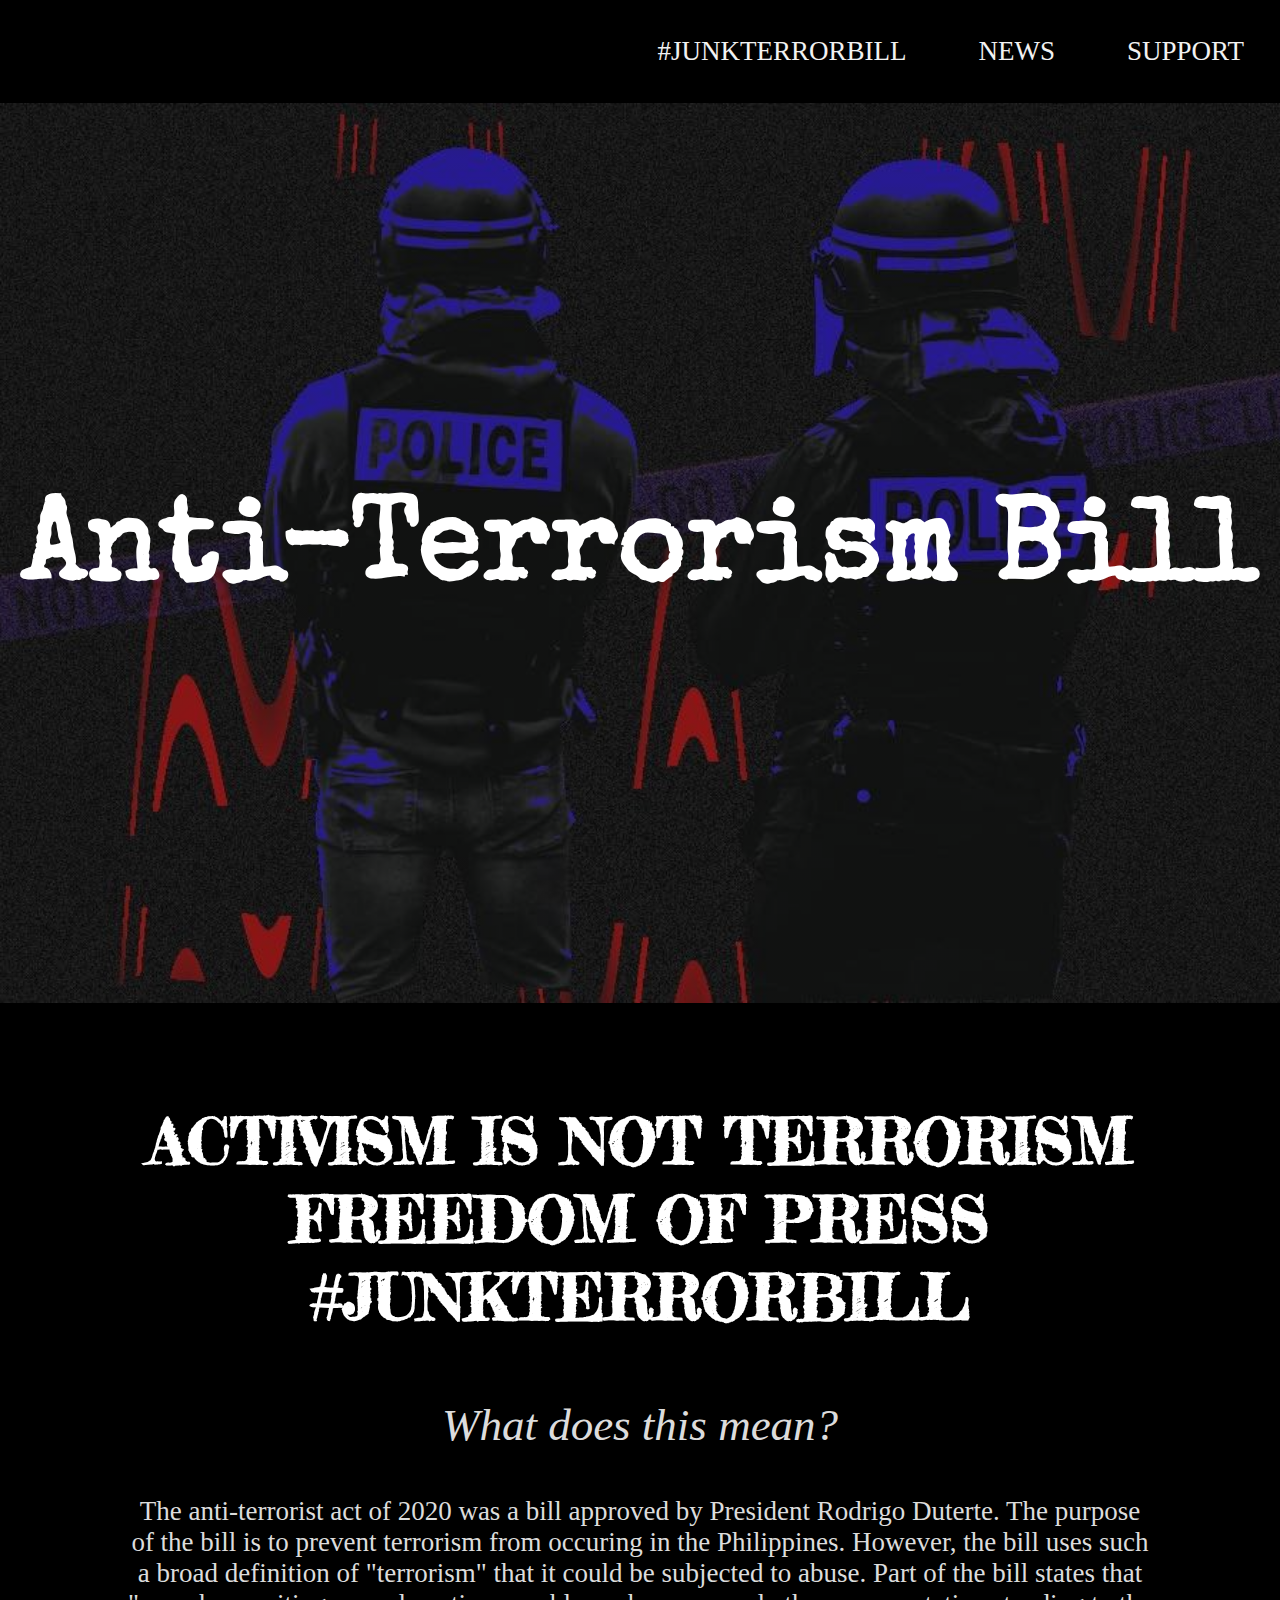
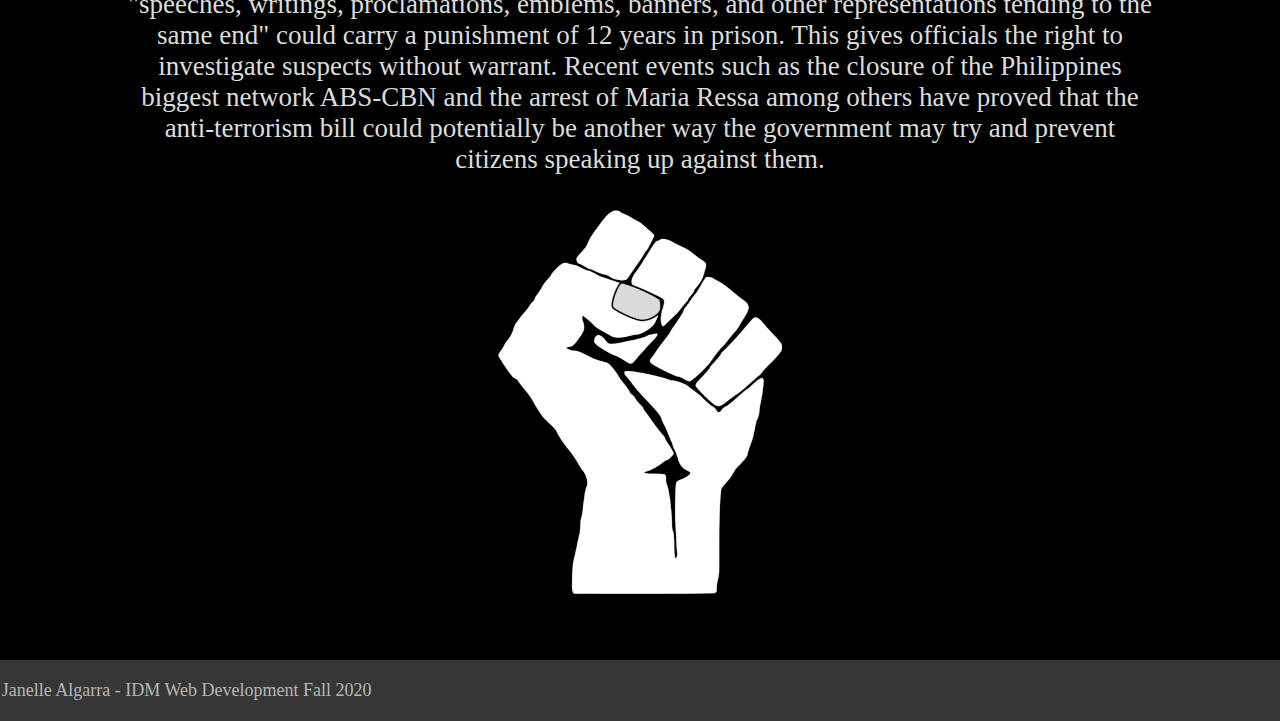
<file: index.html>
<!DOCTYPE html>
<html lang="en" dir="ltr">
  <head>
    <meta charset="utf-8">
    <link href="https://fonts.googleapis.com/css2?family=Special+Elite&display=swap" rel="stylesheet">
    <link href="https://fonts.googleapis.com/css2?family=Fredericka+the+Great&display=swap" rel="stylesheet">
    <title></title>
    <link rel="stylesheet" href="style.css">
  </head>
  <body>
    <div class = "mainContainer">


      <div class = "navMenu">
        <a href="thirdpage.html"> SUPPORT </a>
        <a href="secondpage.html"> NEWS </a>
        <a href="index.html"> #JUNKTERRORBILL </a>
      </div>



      <div class ="mainContent">

        <div class ="header-image">
            <h1>Anti-Terrorism Bill</h1>
            <!--<h2>An act that silenced the people</h2>-->
        </div>

        <div class = "bodyContent">
          <br></br>
          <h3 class ="sectionHeader">ACTIVISM IS NOT TERRORISM
          <br>FREEDOM OF PRESS
          <br>#JUNKTERRORBILL
          </h3>

          <p class ="subHead"><i>What does this mean?</i></p>
          <p class ="about">The anti-terrorist act of 2020 was a bill approved by President Rodrigo Duterte. The purpose of the
            bill is to prevent terrorism from occuring in the Philippines. However, the bill uses such a broad
            definition of "terrorism" that it could be subjected to abuse. Part of the bill states that "speeches, writings,
            proclamations, emblems, banners, and other representations tending to the same end" could carry a punishment of
            12 years in prison. This gives officials the right to investigate suspects without warrant. Recent events such as
            the closure of the Philippines biggest network ABS-CBN and the arrest of Maria Ressa among others have proved that
            the anti-terrorism bill could potentially be another way the government may try and prevent citizens speaking up
            against them.
          </p>

          <img src ="images/fist.png" alt "fist" width="300px" height="400px">
          <br> </br>
          <br> </br>

        </div>

      </div>

      <div class="footer">
        <p>Janelle Algarra - IDM Web Development Fall 2020</p>
      </div>

    </div>
  </body>
</html>
</file>
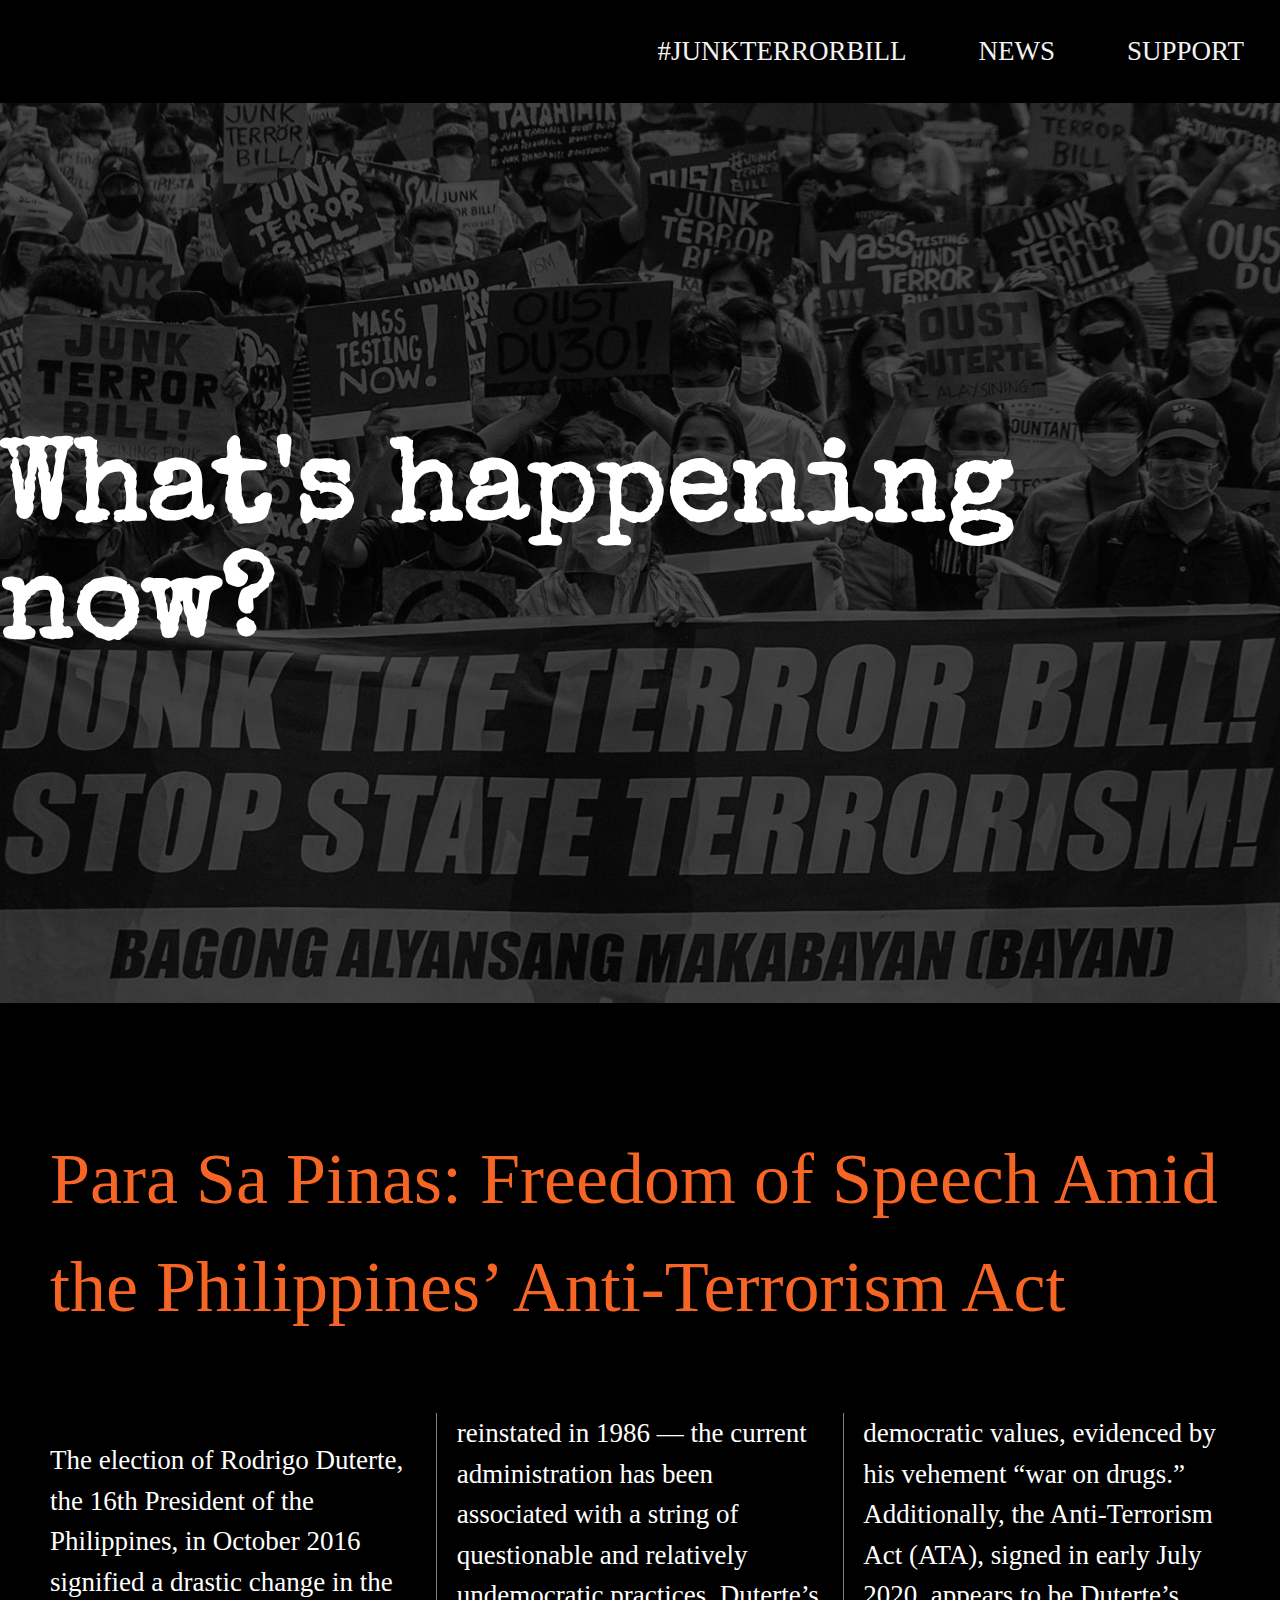
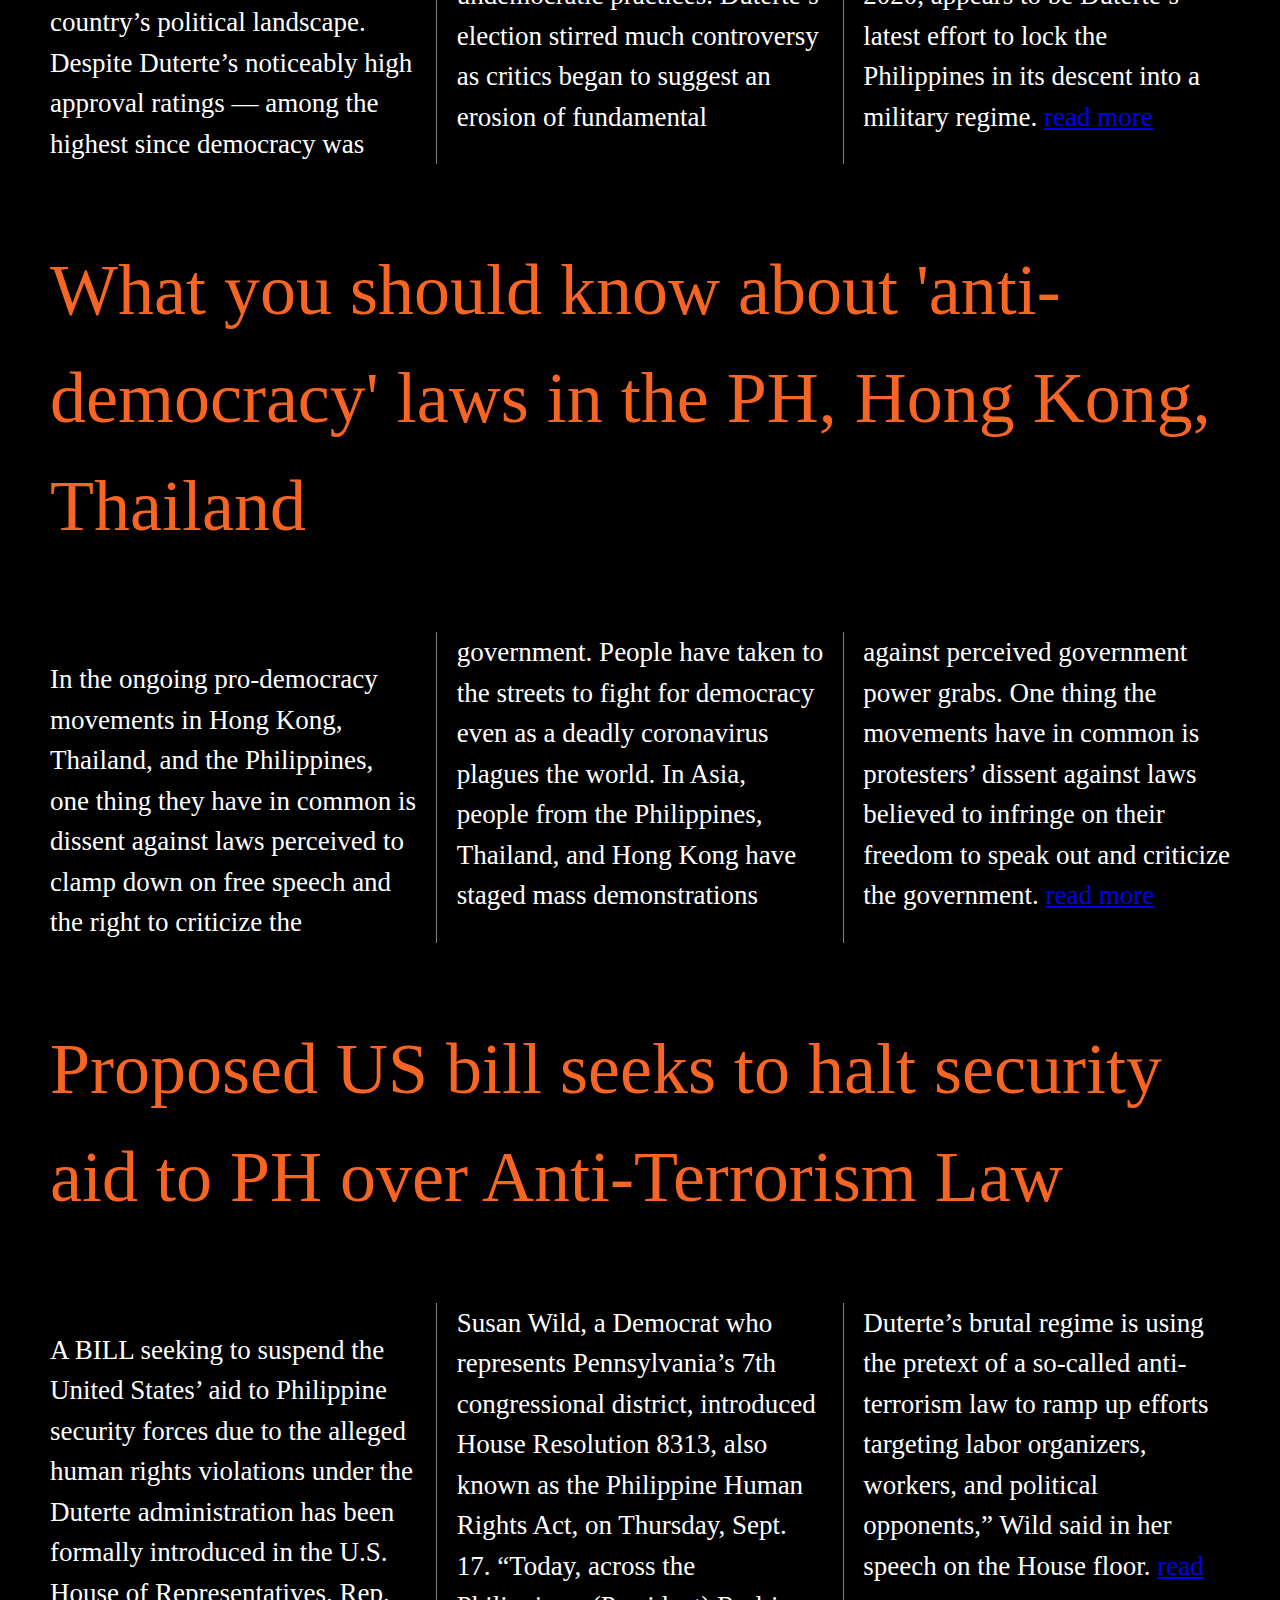
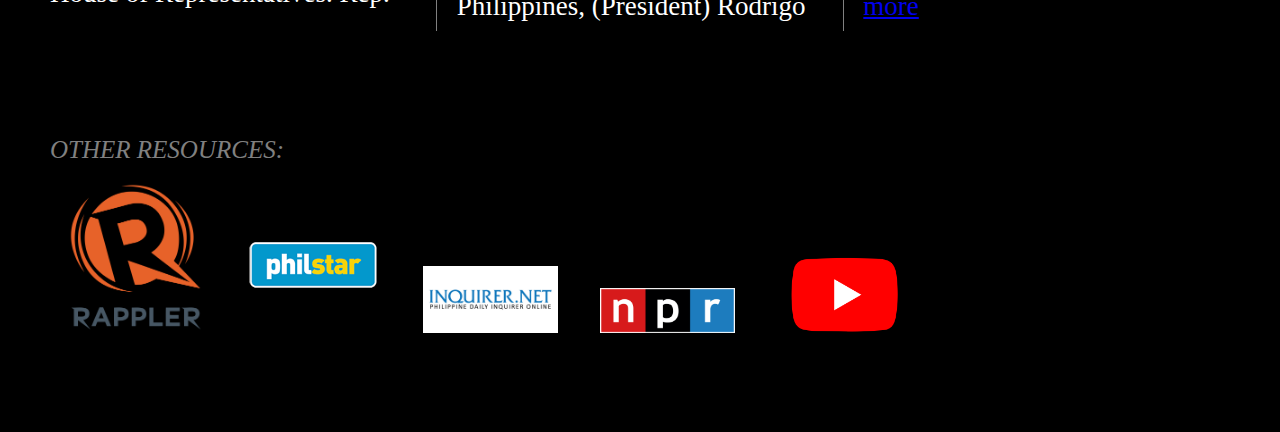
<file: secondpage.html>
<!DOCTYPE html>
<html lang="en" dir="ltr">
  <head>
    <meta charset="utf-8">
    <link href="https://fonts.googleapis.com/css2?family=Special+Elite&display=swap" rel="stylesheet">
    <title></title>
    <link rel="stylesheet" href="style.css">
  </head>
  <body>

    <div class = "navMenu">
      <a href="thirdpage.html"> SUPPORT </a>
      <a href="secondpage.html"> NEWS </a>
      <a href="index.html"> #JUNKTERRORBILL </a>
    </div>

    <div class ="hero-two">
        <h1>What's happening now?</h1>
    </div>

    <div class = "newsUpdates">
      <p class ="newsOne">Para Sa Pinas: Freedom of Speech Amid the Philippines’ Anti-Terrorism Act</p>
    <p>The election of Rodrigo Duterte, the 16th President of the Philippines, in October 2016 signified a drastic change in the country’s political landscape. Despite Duterte’s noticeably high approval ratings — among the highest since democracy was reinstated in 1986 — the current administration has been associated with a string of questionable and relatively undemocratic practices. Duterte’s election stirred much controversy as critics began to suggest an erosion of fundamental democratic values, evidenced by his vehement “war on drugs.” Additionally, the Anti-Terrorism Act (ATA), signed in early July 2020, appears to be Duterte’s latest effort to lock the Philippines in its descent into a military regime. <a href="https://www.mironline.ca/para-sa-pinas-freedom-of-speech-amid-the-philippines-anti-terrorism-act/">read more </a></p>

      <p class ="newsTwo">What you should know about 'anti-democracy' laws in the PH, Hong Kong, Thailand</p>
      <p>In the ongoing pro-democracy movements in Hong Kong, Thailand, and the Philippines, one thing they have in common is dissent against laws perceived to clamp down on free speech and the right to criticize the government. People have taken to the streets to fight for democracy even as a deadly coronavirus plagues the world. In Asia, people from the Philippines, Thailand, and Hong Kong have staged mass demonstrations against perceived government power grabs. One thing the movements have in common is protesters’ dissent against laws believed to infringe on their freedom to speak out and criticize the government.
      <a href="https://www.rappler.com/newsbreak/iq/things-to-know-anti-democracy-law-philippines-hong-kong-thailand">read more </a></p>

      <p class ="newsThree">Proposed US bill seeks to halt security aid to PH over Anti-Terrorism Law</p>
      <p>A BILL seeking to suspend the United States’ aid to Philippine security forces due to the alleged human rights violations under the Duterte administration has been formally introduced in the U.S. House of Representatives.
      Rep. Susan Wild, a Democrat who represents Pennsylvania’s 7th congressional district, introduced House Resolution 8313, also known as the Philippine Human Rights Act, on Thursday, Sept. 17.
      “Today, across the Philippines, (President) Rodrigo Duterte’s brutal regime is using the pretext of a so-called anti-terrorism law to ramp up efforts targeting labor organizers, workers, and political opponents,” Wild said in her speech on the House floor.
      <a href ="https://www.asianjournal.com/usa/dateline-usa/proposed-us-bill-seeks-to-halt-security-aid-to-ph-over-anti-terrorism-law/">read more </a></p>


    </div>


    <div class = "linkHead">
      <p class ="extra"><i>OTHER RESOURCES: </i>
        <br>
        <a href="https://www.rappler.com/nation/ibp-34th-petition-anti-terror-law">
        <img class="rappler" src="images/rappler.png" alt="rappler"></a>

        <a href="https://www.philstar.com/happens/871">
        <img class="philstar" src="images/philstar.png" alt="philstar"></a>

        <a href="https://newsinfo.inquirer.net/1301426/breaking-duterte-signs-anti-terror-bill-into-law">
        <img class="inquirer" src="images/inquirer.jpg" alt="inquirer"></a>

        <a href="https://www.npr.org/2020/07/21/893019057/why-rights-groups-worry-about-the-philippines-new-anti-terrorism-law">
        <img class="npr" src="images/npr.png" alt="npr"></a>

        <a href="https://www.youtube.com/watch?v=45ABqrHN4qs">
        <img class="yt" src="images/yt.png" alt="yt"></a>
    </p>



  </body>
</html>
</file>
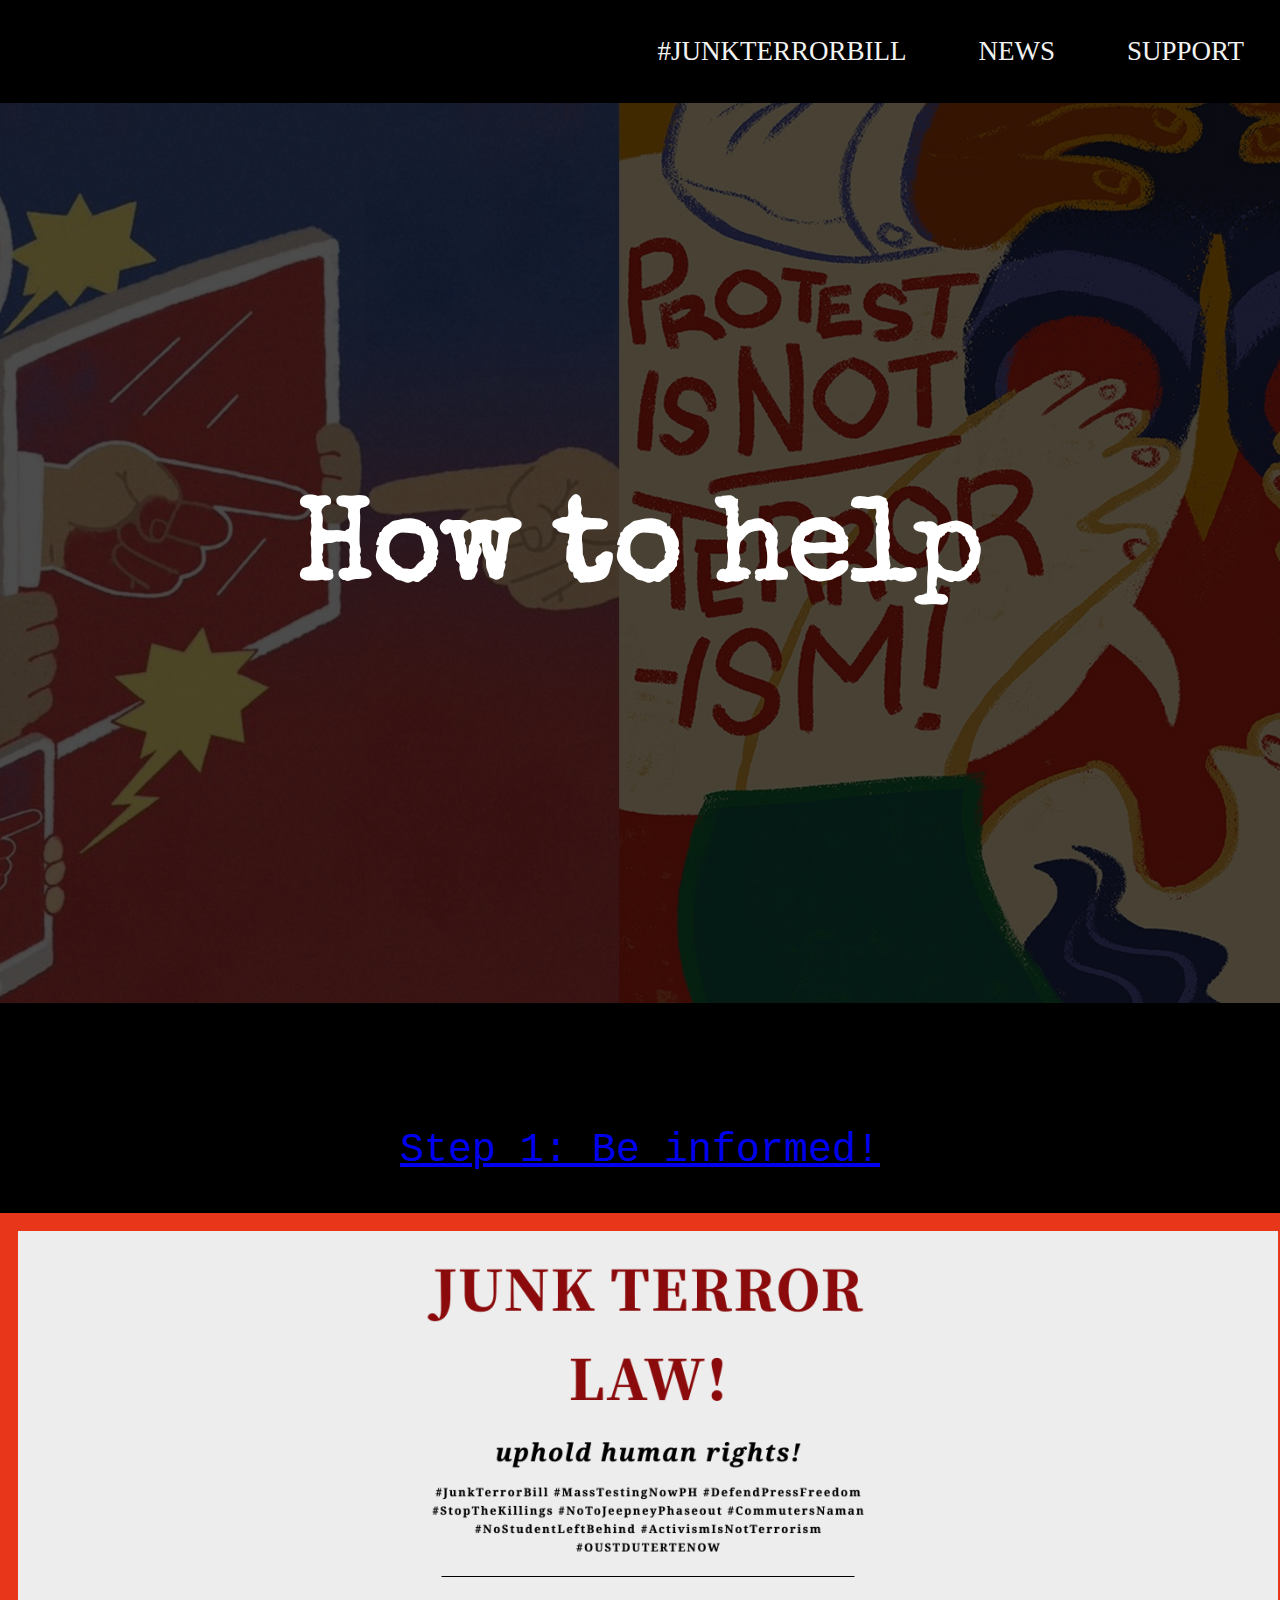
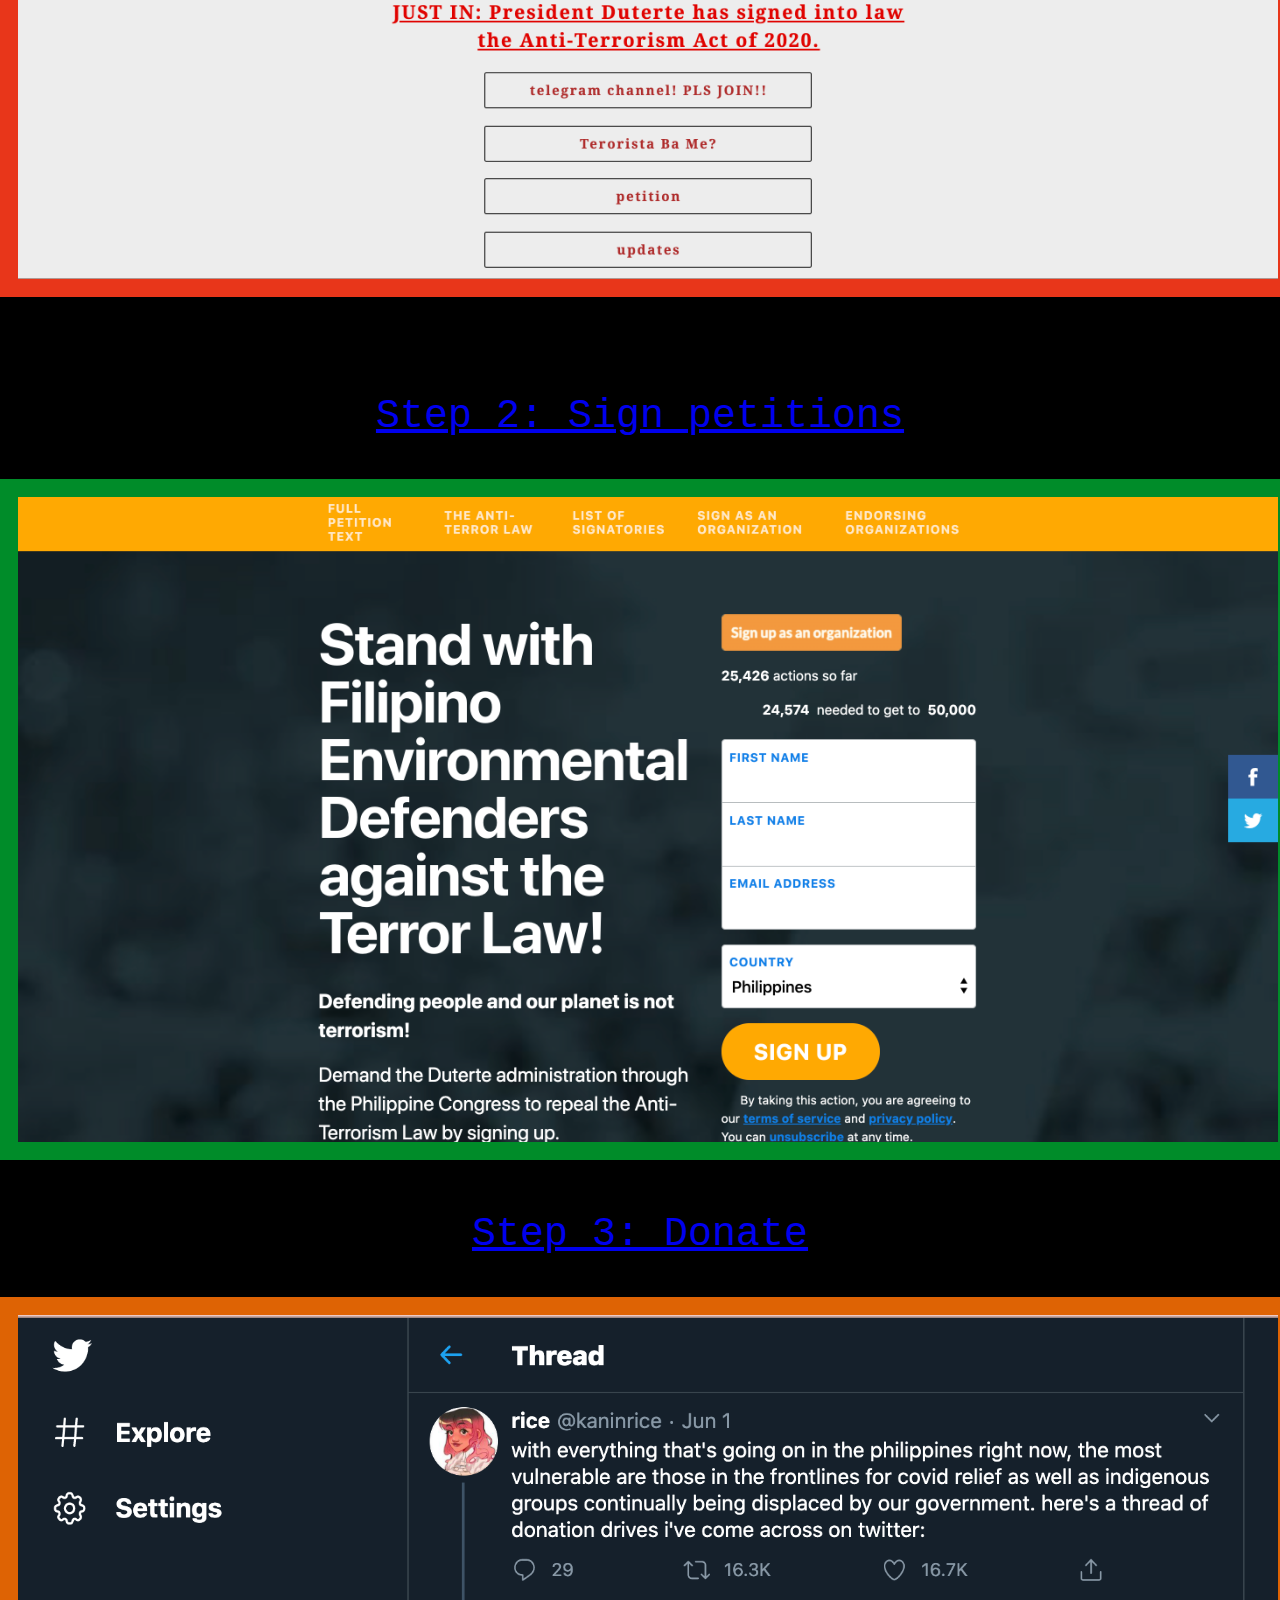
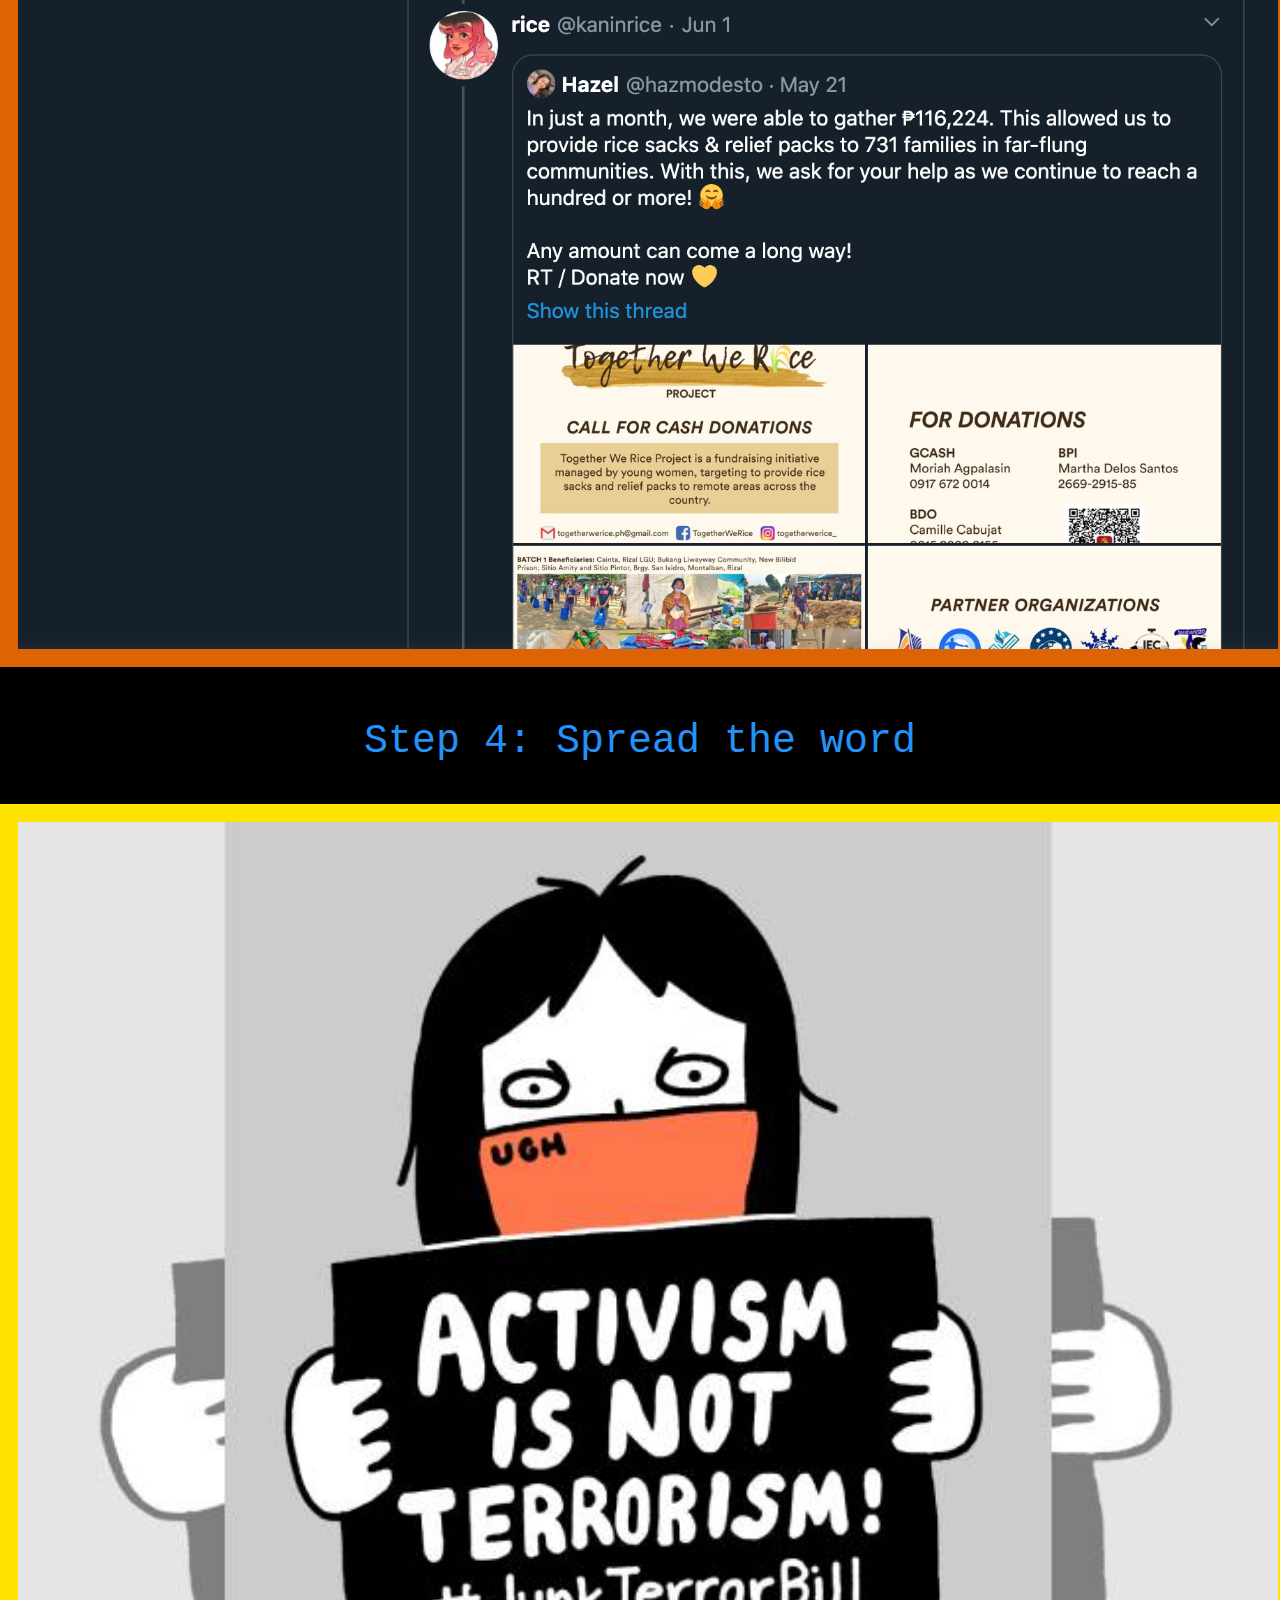
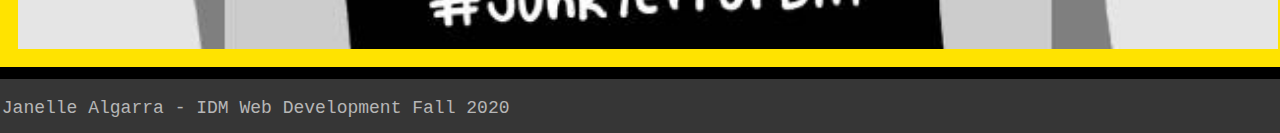
<file: thirdpage.html>
<!DOCTYPE html>
<html lang="en" dir="ltr">
  <head>
    <meta charset="utf-8">
    <link href="https://fonts.googleapis.com/css2?family=Special+Elite&display=swap" rel="stylesheet">
    <title></title>
    <link rel="stylesheet" href="style.css">
  </head>
  <body>
    <div class = "navMenu">
      <a href="thirdpage.html"> SUPPORT </a>
      <a href="secondpage.html"> NEWS </a>
      <a href="index.html"> #JUNKTERRORBILL </a>
    </div>


    <div class ="hero-three">
        <h1>How to help</h1>
    </div>

    <div class = "mainSupport">
      <br>
      <p><a href ="https://junkterrorbill.carrd.co/">Step 1: Be informed!</a></p>
      <img class ="second" src ="images/second.png" alt ="second"><img>

      <p><a href="https://world.350.org/asia/junkterrorlaw/">Step 2: Sign petitions</a></p>
      <img class ="first" src ="images/first.png" alt ="first"></img>

      <p><a href="https://twitter.com/kaninrice/status/1267219775148773377?s=20">Step 3: Donate</a> </p>
      <img class ="third" src ="images/three.png" alt ="third"></img>

      <p>Step 4: Spread the word</p>
      <img class ="fourth" src ="images/four.jpg" alt ="fourth"></img>

      <div class="footer">
        <p>Janelle Algarra - IDM Web Development Fall 2020</p>
      </div>

    </div>


  </body>
</html>
</file>
<file: style.css>
body, html {
  margin: 0px;
  background-color: #000000;
  padding: 0px;
}

/*FOR NAVIGATION*/
.navMenu {
  overflow: hidden;
  background-color: #000000;
  top: 0;
  width: 100%;
}

.navMenu a{

  float: right;
  /*display: block;*/
  display: flex;
  color: #f2f2f2;
  text-align: center;
  padding: 4vmin;
  /*padding: 28px 30px;*/
  text-decoration: none;
  font-size: 3vmin;
}

.navMenu a:hover {
  background: #ddd;
  color: black;
}

/* HERO IMAGES*/
.header-image {
  display: flex;
  background-image: linear-gradient(rgba(0, 0, 0, 0.4), rgba(0, 0, 0, 0.4)), url("images/police.jpg");
  height: 100vh;
  background-position: center center;
  background-repeat: no-repeat;
  background-size: cover;
  justify-content: center;
  align-items: center;
  color: white;
}

.hero-two {
  display: flex;
  background-image: linear-gradient(rgba(0, 0, 0, 0.6), rgba(0, 0, 0, 0.6)), url("images/head.jpg");
  height: 100vh;
  background-position: center center;
  background-repeat: no-repeat;
  background-size: cover;
  justify-content: center;
  align-items: center;
  color: white;
}

.hero-three {
  display: flex;
  background-image: linear-gradient(rgba(0, 0, 0, 0.7), rgba(0, 0, 0, 0.7)), url("images/junk.jpg");
  height: 100vh;
  background-position: center center;
  background-repeat: no-repeat;
  background-size: cover;
  justify-content: center;
  align-items: center;
  color: white;
}

/*PAGE ONE*/
h1 {
  font-family: 'Special Elite', cursive;
  font-size: 13vmin;
}


.bodyContent {
  text-align: center;
  color: white;
  padding: 0px 10vw 0px 10vw;

}

.sectionHeader {
  font-family: 'Fredericka the Great', cursive;
  font-size: 7vmin;
}

.subHead {
  font-family: serif;
  font-size: 5vmin;
  color:#DCDCDC;
}

.about {
  font-family: serif;
  font-size: 3vmin;
  color: #DCDCDC;
}

.footer {
  display: flex;
  justify-content: flex-start;
  background-color: #363636;
  padding: 0.2vmin;
  color: #B6B6B6;
  font-size: 2vmin;

}

/*PAGE TWO*/
.newsUpdates {
  color: white;
  margin: 50px;
  font-size: 3vmin;
  column-count: 3;
  column-gap: 40px;
  column-rule: 1px solid grey;
}

.newsUpdates > p {
  width: 100%;
  line-height: 1.5em;
}

.newsOne, .newsTwo, .newsThree, .newsFour {
  font-size: 8vmin;
  column-span: all;
  color: #F76525;
}

.linkHead {
  display: flex;
  color:grey;
  font-size: 25px;
  margin:50px;
  margin-top: 80px;
  flex-wrap: wrap;
  justify-content: space-between;

}

.rappler, .philstar, .inquirer, .yt, .npr {
  width: 15vmin;
  margin: 2vmin;
}

/*PAGE THREE*/

.mainSupport {
  color: #2592F7;
  font-size: 40px;
  text-align: center;
  font-family: monospace;
  margin-top: 40px;
}

.first {
  width: 140vmin;
  border: 2vmin solid #008C29;
}

.second {
  width: 140vmin;
  border: 2vmin solid #E8361A;
}

.third {
  width: 140vmin;
  border: 2vmin solid #DE6304;
}

.fourth {
  width: 140vmin;
  border: 2vmin solid #FFE300;
}
</file>
